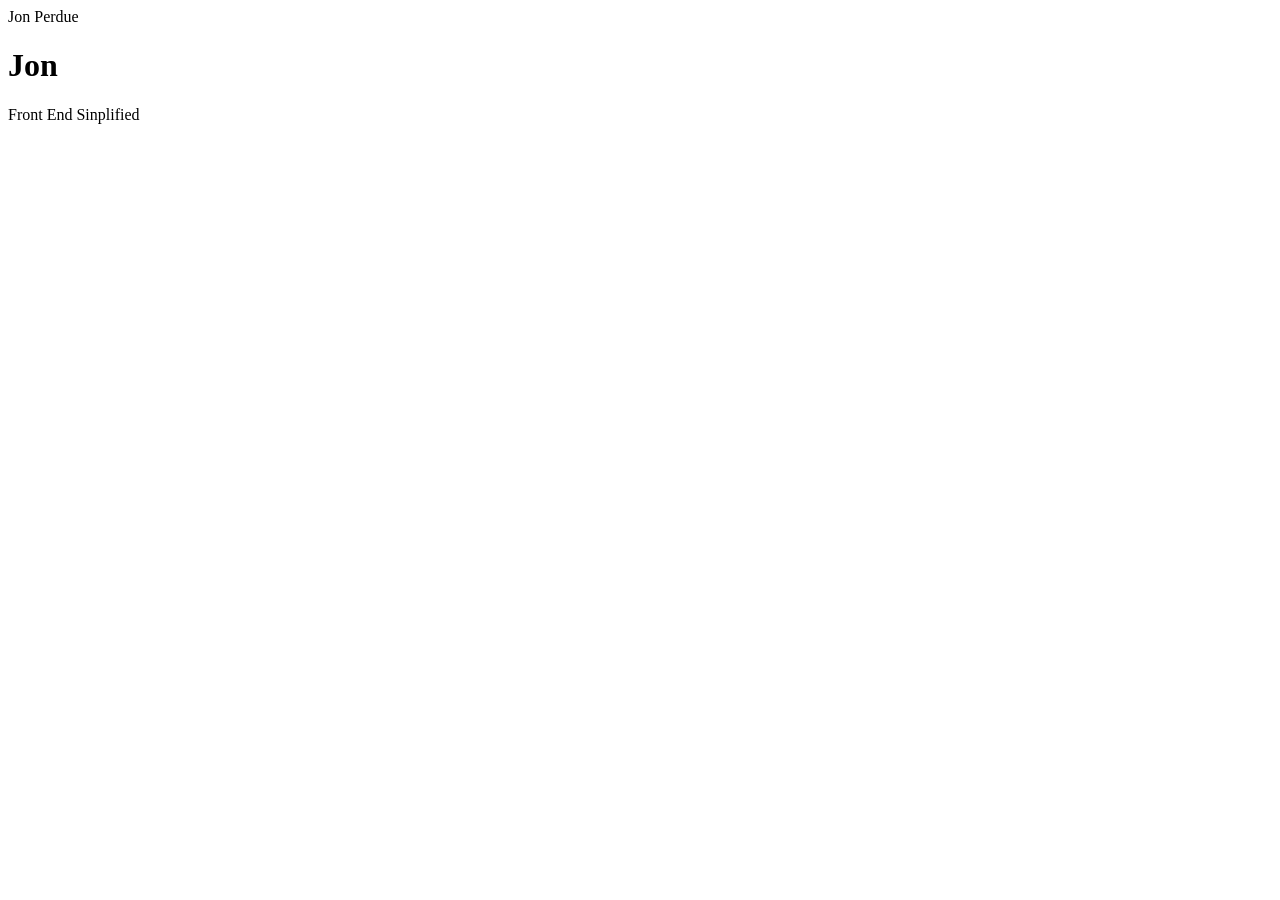
<file: FES PROJECT/index.html>
<!DOCTYPE html>
<html lang="en">
<head>
    <meta charset="UTF-8">
    <meta name="viewport" content="width=device-width, initial-scale=1.0">
    <title>Jon Perdue</title>
</head>
<body>
    Jon Perdue
</body>
<h1>Jon</h1>
<p>Front End Sinplified</p>
</html>
</file>
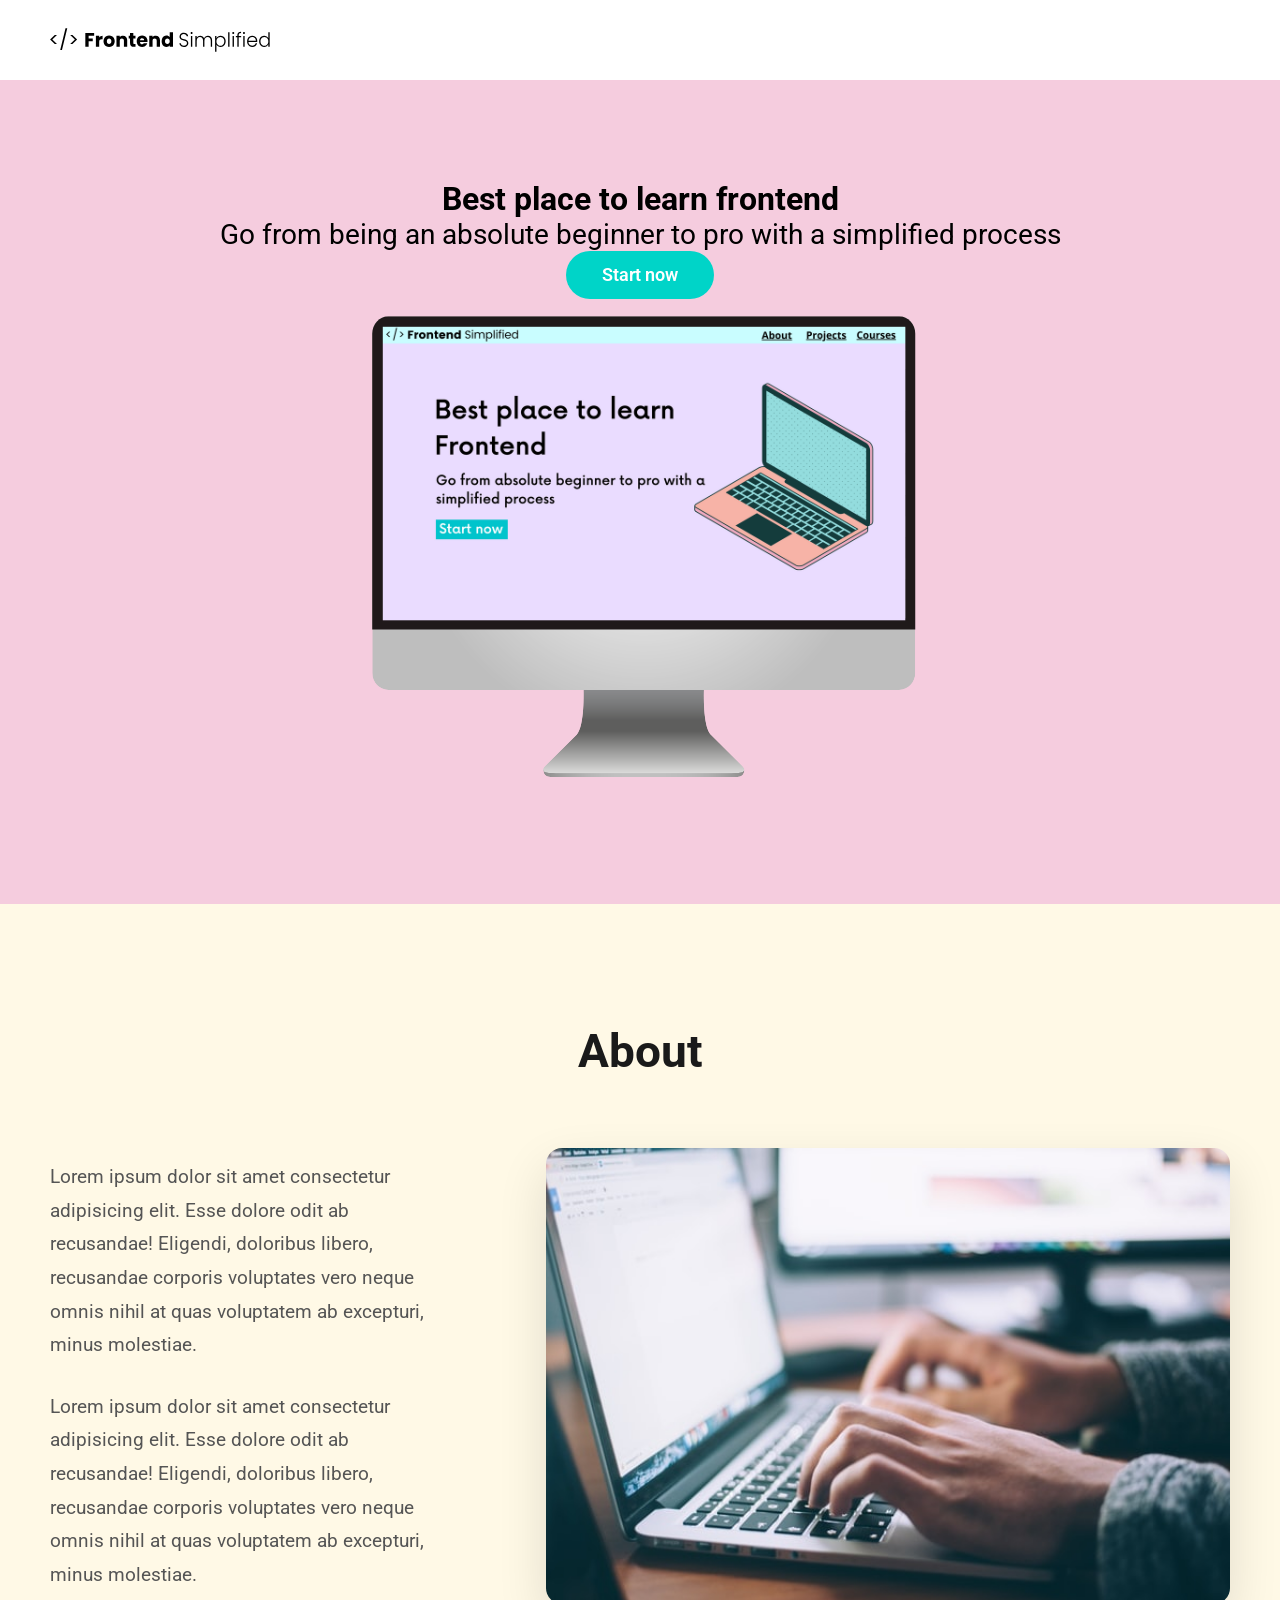
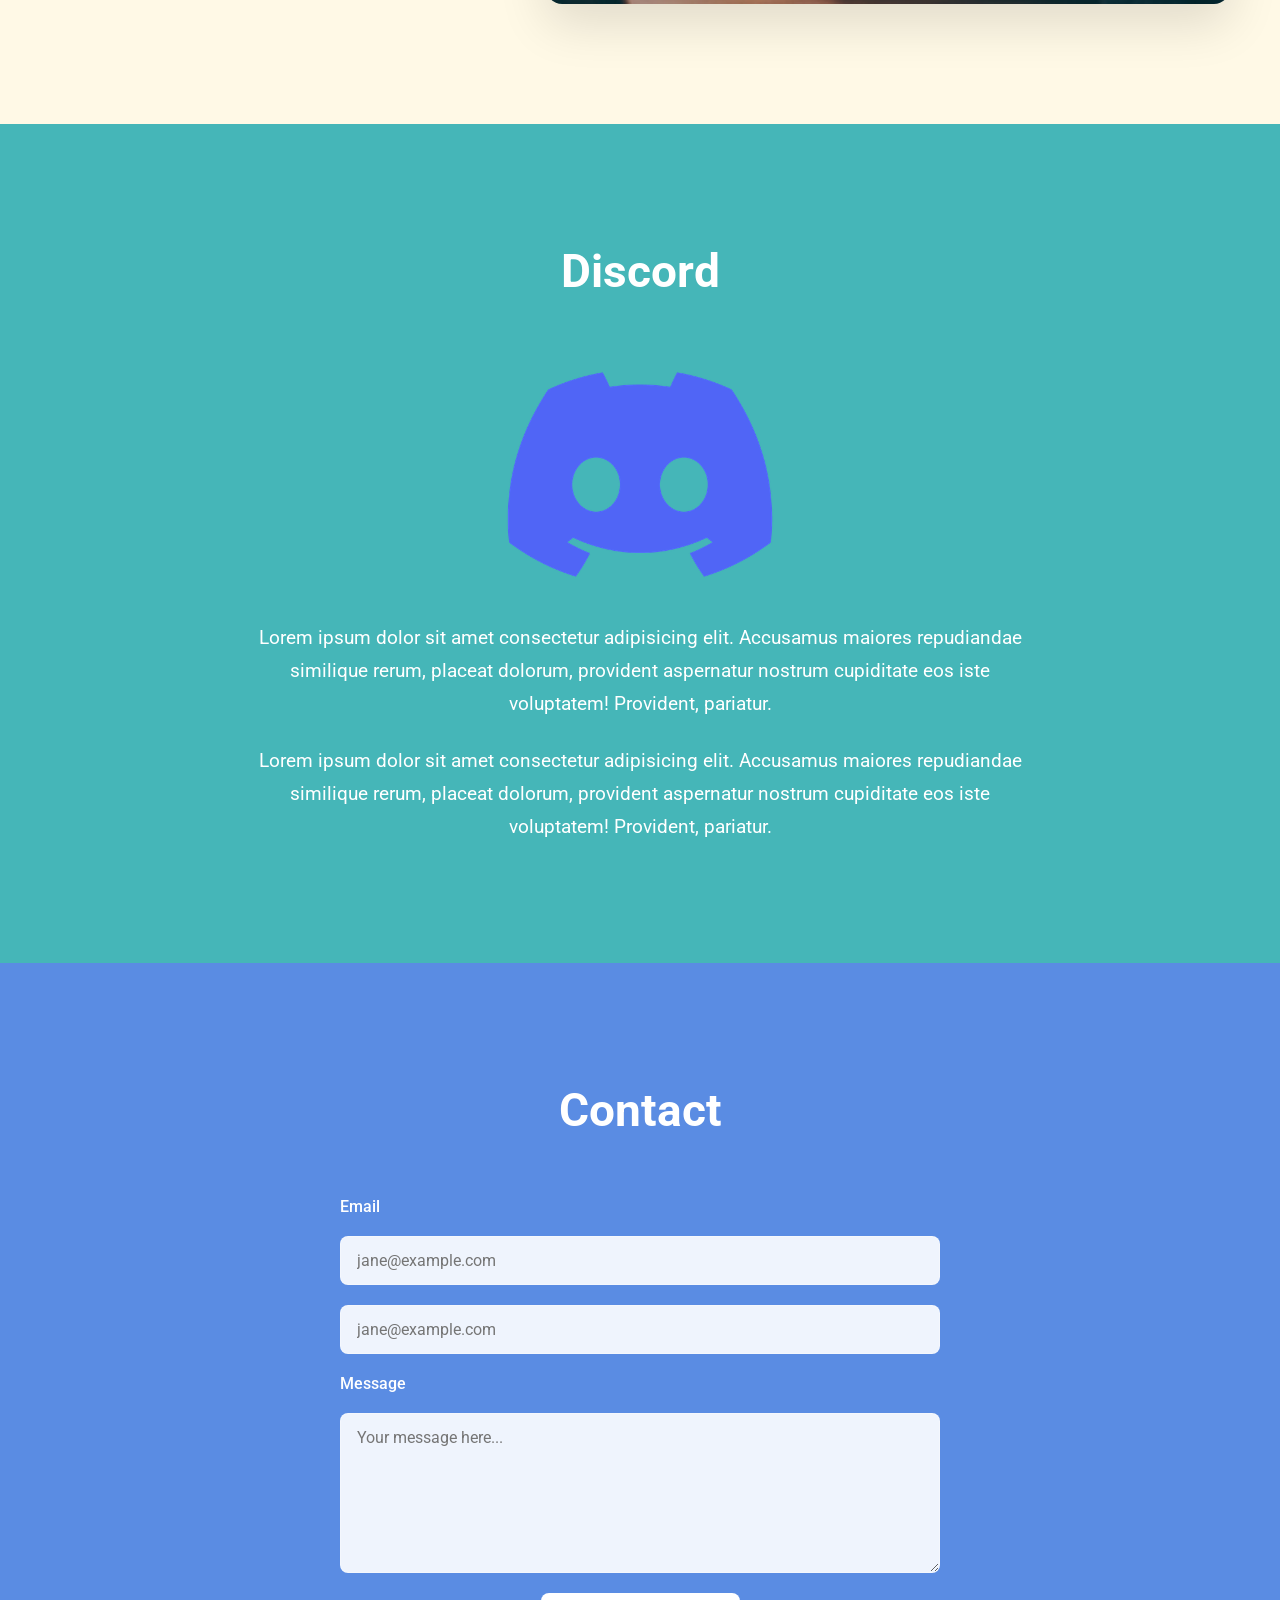
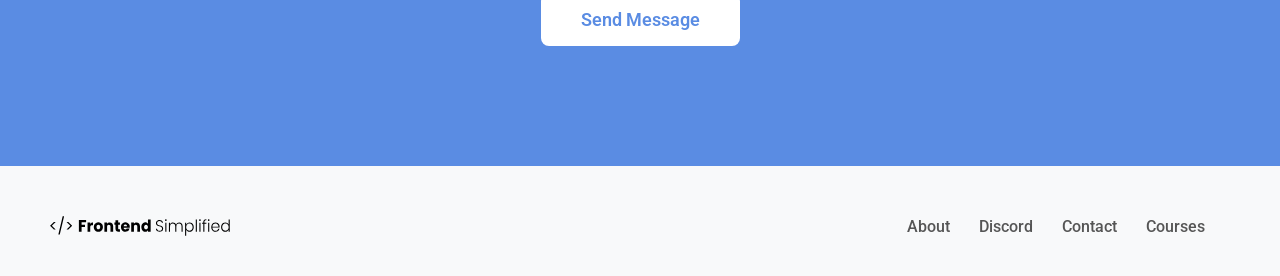
<file: FES PROJECT/HTMLesson/index.html>
<!DOCTYPE html>
<html lang="en">
<head>
    <meta charset="UTF-8">
    <meta name="viewport" content="width=device-width, initial-scale=1.0">
    <title>Frontend Simplified</title>
    <link rel="stylesheet" href="style.css">
</head>
<body>
    
    <!-- NAV -->
    <nav>
        <img src="./asset/FES.svg" class="logo" alt="Frontend Simplified Logo">
        <ul>
            <li><a href="#About">About</a></li>
            <li><a href="#Discord">Discord</a></li>
            <li><a href="#Contact">Contact</a></li>
        </ul>
    </nav>

    <!-- HERO SECTION -->
    <header>
    <div class="hero-content">
       <div class="home__description">
        <h1>Best place to learn frontend</h1>
        <p class="subheader">Go from being an absolute beginner to pro with a simplified process</p>
        
        <button class="start-btn">Start now</button>

        <div class="monitor-wrapper">
            <img src="./asset/laptop.png" alt="Frontend Simplified" class="monitor-img">
        </div>
    </div>
</header>

    <!-- MAIN CONTENT -->
    <main>
        
        <!-- ABOUT SECTION -->
        <section id="About">
            <h2>About</h2>
            <div class="about-container">
                <div class="about-text">
                    <p>Lorem ipsum dolor sit amet consectetur adipisicing elit. Esse dolore odit ab recusandae! Eligendi, doloribus libero, recusandae corporis voluptates vero neque omnis nihil at quas voluptatem ab excepturi, minus molestiae.</p>
                    <p>Lorem ipsum dolor sit amet consectetur adipisicing elit. Esse dolore odit ab recusandae! Eligendi, doloribus libero, recusandae corporis voluptates vero neque omnis nihil at quas voluptatem ab excepturi, minus molestiae.</p>
                </div>
                <div class="about-image">
                    <img src="./asset/about.jpg" alt="About Frontend Simplified">
                </div>
            </div>
        </section>

<!-- DISCORD SECTION -->
<section id="Discord">
    <h2>Discord</h2>
    
    <div class="discord-container">
        <!-- Left: Discord Logo -->
        <div class="discord-image">
            <img src="./asset/discord.png" alt="Discord Community">
        </div>

        <!-- Right: Text -->
        <div class="discord-text">
            <p>Lorem ipsum dolor sit amet consectetur adipisicing elit. Accusamus maiores repudiandae similique rerum, placeat dolorum, provident aspernatur nostrum cupiditate eos iste voluptatem! Provident, pariatur.</p>
            <p>Lorem ipsum dolor sit amet consectetur adipisicing elit. Accusamus maiores repudiandae similique rerum, placeat dolorum, provident aspernatur nostrum cupiditate eos iste voluptatem! Provident, pariatur.</p>
        </div>
    </div>
</section>

        <!-- CONTACT SECTION -->
        <section id="Contact">
            <h2>Contact</h2>
            <form action="">
                <label for="email">Email</label>
                <input type="email" id="email" placeholder="jane@example.com">
                <input type="password" placeholder="jane@example.com">
                <label for="message">Message</label>
                <textarea id="message" placeholder="Your message here..."></textarea>
                
                <button type="submit">Send Message</button>
            </form>
        </section>

    </main>

    <!-- FOOTER -->
    <footer>
        <img src="./asset/FES.svg" alt="Footer Logo" class="logo">
        <div>
            <a href="#About">About</a>
            <a href="#Discord">Discord</a>
            <a href="#Contact">Contact</a>
            <a href="#Courses">Courses</a>
        </div>
    </footer>

</body>
</html>
</file>
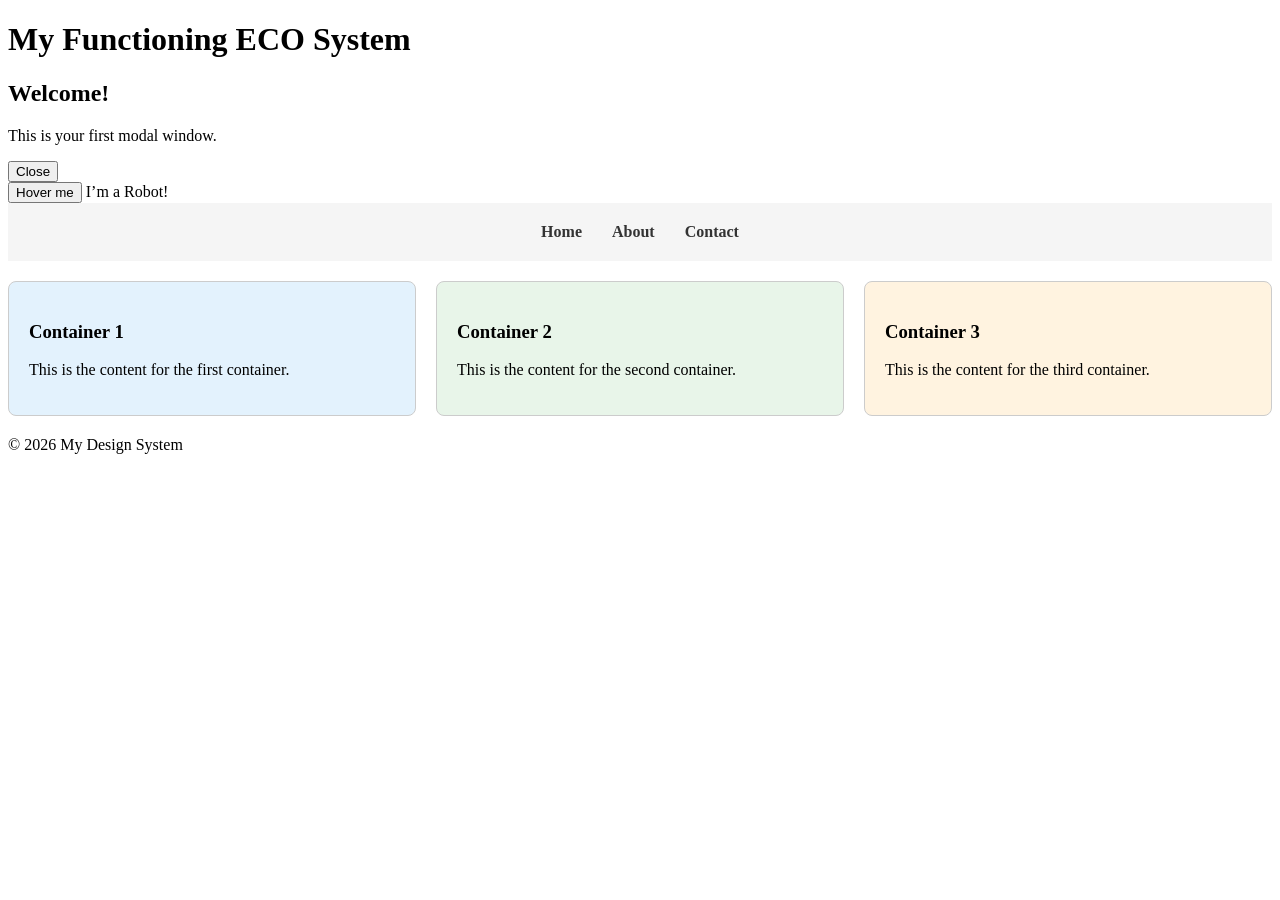
<file: UIComponents.html>
<!DOCTYPE html>
<html lang="en">
<head>
    <meta charset="UTF-8">
    <meta name="viewport" content="width=device-width, initial-scale=1.0">
    <title>Mini Design System</title>
    <link rel="stylesheet" href="UI.css"> <!-- Link to your CSS file -->
</head>
<body>
    <header class="header">
        <h1 class="header__title">My Functioning ECO System</h1>
    </header>

    <main class="main-content">
    <div class="modal">
        <h2>Welcome!</h2>
        <p>This is your first modal window.</p>
        <button>Close</button>
    </div>   
    <div class="tooltip-container">
        <button>Hover me</button>
        <span class="tooltip">I’m a Robot!</span>
    </div>
    <nav class="menu">
        <a href="#">Home</a>
        <a href="#">About</a>
        <a href="#">Contact</a>
    </nav>
    
    <!-- New parent div for containers -->
    <div class="container-wrapper">
        <div class="container container--1">
            <h3>Container 1</h3>
            <p>This is the content for the first container.</p>
        </div>
        <div class="container container--2">
            <h3>Container 2</h3>
            <p>This is the content for the second container.</p>
        </div>
        <div class="container container--3">
            <h3>Container 3</h3>
            <p>This is the content for the third container.</p>
        </div>
    </div>
</main>


    <footer class="footer">
        <p class="footer__text">© 2026 My Design System</p>
    </footer>
</file>
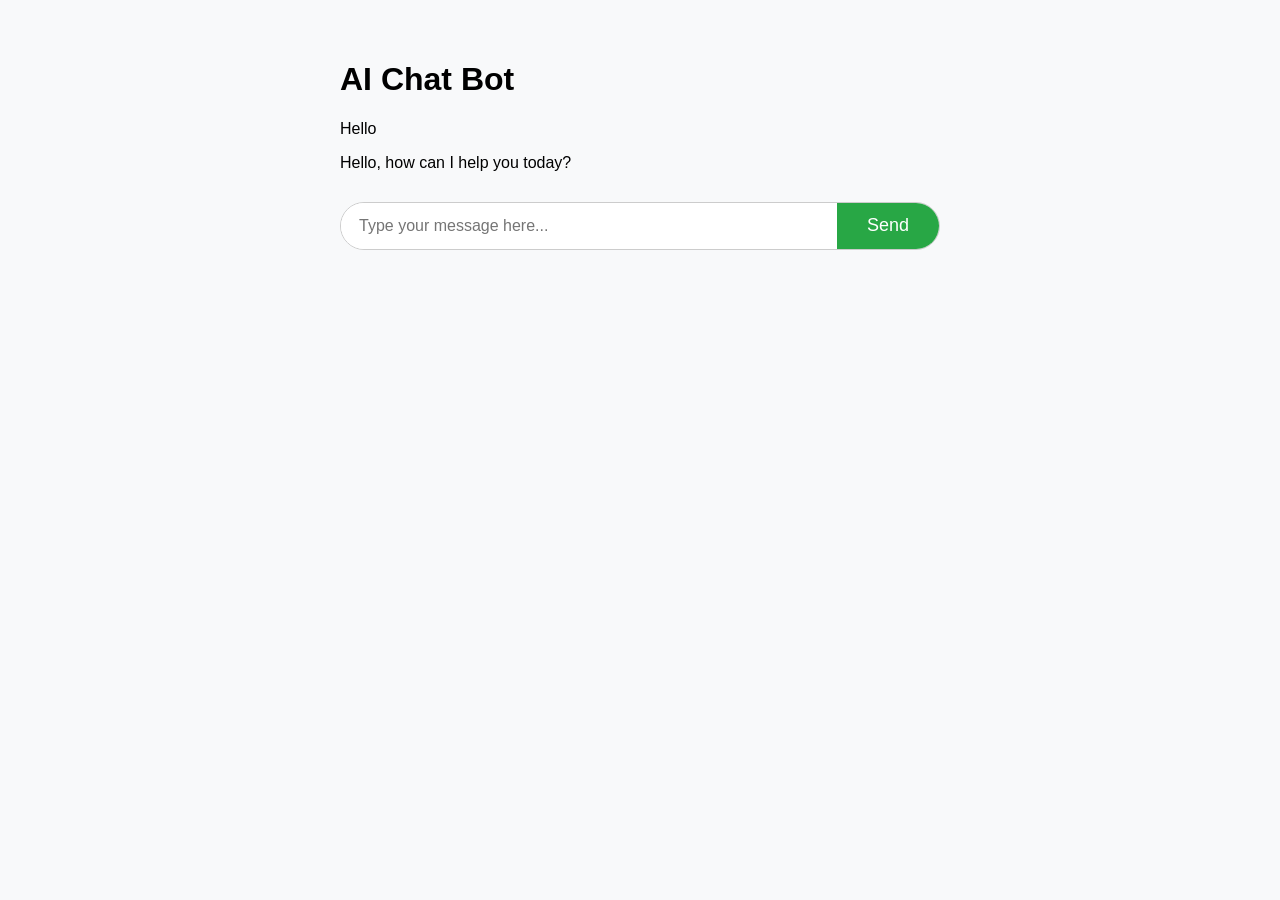
<file: FES PROJECT/AI.html>
<!DOCTYPE html>
<html lang="en">
<head>
    <meta charset="UTF-8">
    <title>AI Chat Bot</title>
</head>
<body style="font-family: Arial, sans-serif; max-width: 600px; margin: 20px auto; padding: 20px; background: #f8f9fa;">

    <h1>AI Chat Bot</h1>
    
    <p>Hello</p>
    <p>Hello, how can I help you today?</p>

    <div style="display: flex; border: 1px solid #ccc; border-radius: 30px; overflow: hidden; background: white; margin-top: 30px;">
        <input type="text" placeholder="Type your message here..." style="flex: 1; border: none; outline: none; padding: 14px 18px; font-size: 16px;">
        <button style="background-color: #28a745; color: white; border: none; padding: 0 30px; font-size: 18px; cursor: pointer;">Send</button>
    </div>

</body>
</html>
<script>
alert('Frontend Simplified is Awesome');
Document.body.innerHTML='hello';
</script>
</file>
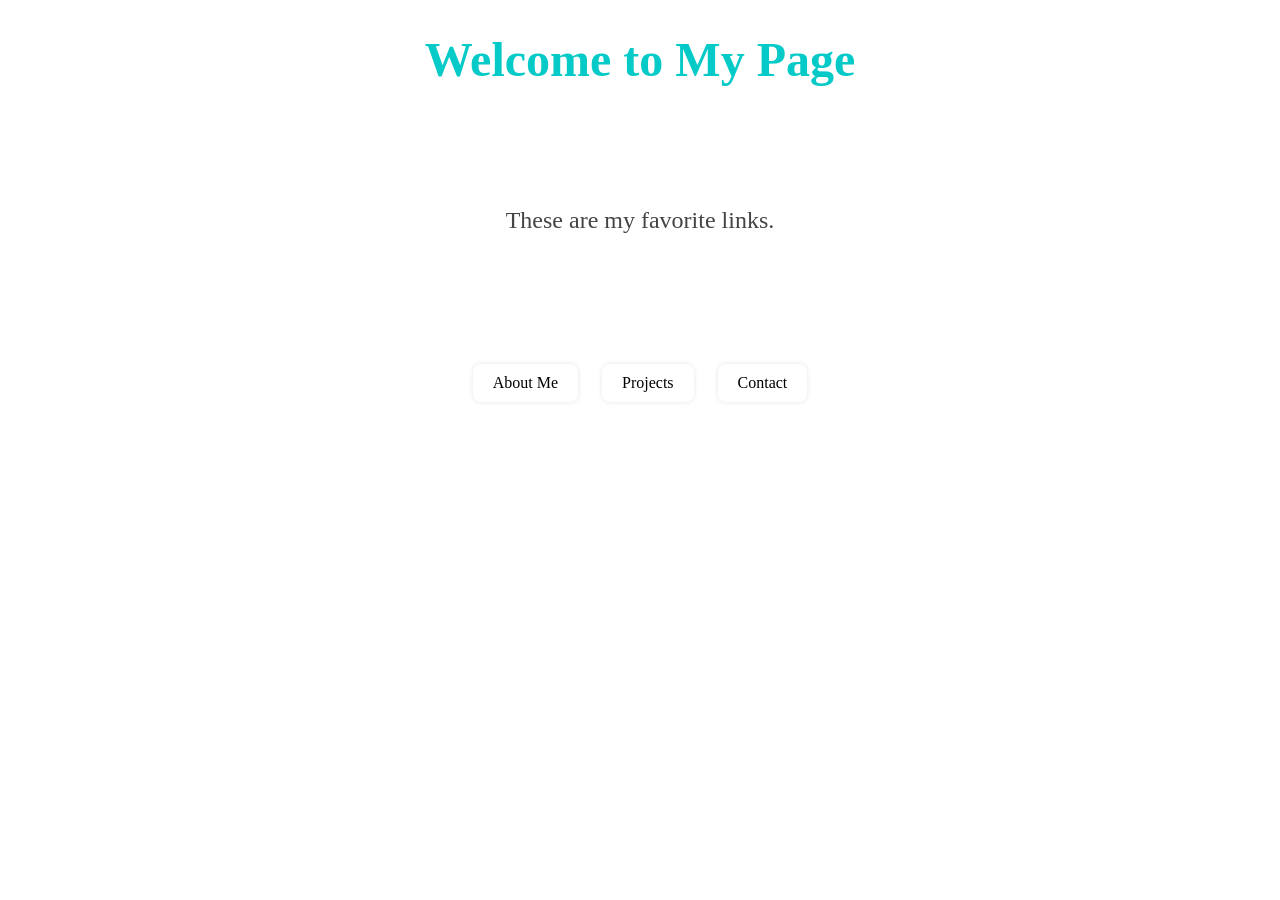
<file: FES PROJECT/MyPage.html>
<!DOCTYPE html>
<html lang="en">
  <head>
    <head>
  <meta charset="UTF-8" />
  <title>My Page</title>
  <link rel="stylesheet" href="style.css" />
</head>

  </head>
  <body>
    <h1>Welcome to My Page</h1>

    <p>These are my favorite links.</p>
    <ul>
      <li>About Me</li>
      <li>Projects</li>
      <li>Contact</li>
    </ul>
  </body>
</html>
</file>
<file: FES PROJECT/HTMLesson/style.css>
@import url('https://fonts.googleapis.com/css2?family=Roboto:ital,wght@0,100..900;1,100..900&display=swap');

* {
    margin: 0;
    padding: 0;
    box-sizing: border-box;
    font-family: "Roboto", sans-serif;
}

/* ==================== NAV ==================== */
nav {
    height: 80px;
    display: flex;
    align-items: center;
    justify-content: space-between;
    padding: 0 50px;
    background-color: white;
    box-shadow: 0 2px 10px rgba(0, 0, 0, 0.1);
}

.logo {
    width: 220px;
    height: auto;
}

ul {
    display: flex;
    list-style: none;
    gap: 40px;
}

ul li a {
    text-decoration: none;
    color: #222;
    font-size: 1.1rem;
    font-weight: 500;
}

ul li a:hover {
    color: #0066ff;
}

/* ==================== HERO SECTION - CENTERED ==================== */
header {
    background-color: #f5ccde;
    padding: 100px 20px 80px;
    display: flex;
    align-items: center;
    justify-content: center;
    min-height: 680px;
    text-align: center;
}

.hero-container {
    display: flex;
    flex-direction: column;
    align-items: center;
    gap: 40px;
    max-width: 900px;
    width: 100%;
}

.hero-text {
    text-align: center;
}

.hero-text h1 {
    font-size: 3.8rem;
    line-height: 1.1;
    margin-bottom: 20px;
    color: #1a1a1a;
}

.hero-text .subheader {
    font-size: 1.45rem;
    line-height: 1.5;
    margin-bottom: 40px;
    color: #333;
}

button {
    padding: 14px 36px;
    font-size: 1.1rem;
    background-color: #00d4c8;
    color: white;
    border: none;
    border-radius: 50px;
    cursor: pointer;
    font-weight: 600;
    margin: 0 auto;
    display: block;
}

button:hover {
    background-color: #00b8ae;
}

.hero-image {
    max-width: 820px;
    margin: 0 auto;
}

.hero-image img {
    width: 100%;
    height: auto;
    display: block;
    border-radius: 12px;
    box-shadow: 0 30px 60px rgba(0, 0, 0, 0.2);
}

/* ==================== ABOUT SECTION ==================== */
#About {
    padding: 120px 50px;
    background-color: #fff9e6;
}

#About h2 {
    font-size: 2.9rem;
    font-weight: 700;
    margin-bottom: 70px;
    color: #1a1a1a;
    text-align: center;
}

.about-container {
    display: flex;
    align-items: center;
    gap: 90px;
    max-width: 1240px;
    margin: 0 auto;
}

.about-text {
    flex: 1;
    max-width: 520px;
}

.about-text p {
    font-size: 1.18rem;
    line-height: 1.78;
    color: #555;
    margin-bottom: 28px;
}

.about-text p:last-child {
    margin-bottom: 0;
}

.about-image {
    flex: 0 0 58%;
    max-width: 58%;
    border-radius: 16px;
    overflow: hidden;
    box-shadow: 0 20px 50px rgba(0, 0, 0, 0.12);
}

.about-image:hover {
    transform: translateY(-8px);
    transition: transform 0.4s ease;
}

.about-image img {
    width: 100%;
    height: auto;
    display: block;
}

/* ==================== DISCORD SECTION ==================== */
#Discord {
    padding: 120px 50px;
    background-color: #45b6b8;
}

#Discord h2 {
    font-size: 2.9rem;
    font-weight: 700;
    margin-bottom: 70px;
    color: #ffffff;
    text-align: center;
}

.discord-container {
    max-width: 800px;
    margin: 0 auto;
    text-align: center;
}

.discord-image {
    margin-bottom: 40px;
}

.discord-image img {
    width: 100%;
    max-width: 380px;
    height: auto;
    display: block;
    margin: 0 auto;
}

.discord-text {
    color: #ffffff;
}

.discord-text p {
    font-size: 1.18rem;
    line-height: 1.75;
    margin-bottom: 24px;
}

.discord-text p:last-child {
    margin-bottom: 0;
}

/* ==================== CONTACT & FOOTER ==================== */
#Contact {
    padding: 120px 50px;
    background-color: #5a8ce3;
}

#Contact h2 {
    font-size: 2.9rem;
    font-weight: 700;
    margin-bottom: 60px;
    color: #ffffff;
    text-align: center;
    padding: 0 24px;
}

form {
    max-width: 600px;
    margin: 0 auto;
    display: flex;
    flex-direction: column;
    gap: 20px;
}

label {
    font-weight: 500;
    color: #ffffff;
}

input, textarea {
    padding: 14px 16px;
    border: 1px solid rgba(255,255,255,0.3);
    border-radius: 8px;
    font-size: 1rem;
    background-color: rgba(255,255,255,0.9);
    color: #333;
}

textarea {
    min-height: 160px;
    resize: vertical;
}

form button {
    padding: 16px 40px;
    font-size: 1.15rem;
    background-color: #ffffff;
    color: #5a8ce3;
    border: none;
    border-radius: 8px;
    cursor: pointer;
    font-weight: 600;
    align-self: flex-start;
    transition: all 0.3s ease;
}

form button:hover {
    background-color: #f0f0f0;
    transform: translateY(-2px);
}

footer {
    padding: 50px 50px 40px;
    background-color: #f8f9fa;
    display: flex;
    justify-content: space-between;
    align-items: center;
}

footer .logo {
    width: 180px;
}

footer a {
    text-decoration: none;
    color: #555;
    margin-right: 25px;
    font-weight: 500;
}

footer a:hover {
    color: #0066ff;
}

/* ==================== MOBILE (728px) SMALL PHONES, TABLETS, LARGE SMARTPHONES==================== */
@media (max-width: 728px) {
    .row 
    flex-direction: 24px;
    display: flex;
    flex-direction: column;
}

h1 {
    text-align: center;
    font: size 60px;
}

.home__description {
    margin-bottom:24px;
    

}

.subheader {
    text-align: center;
    font-size: 28px;

}
ul {
    display: none;

    .section__description {
        flex-direction: column;
    }

    .section__description--wrapper {
        width: 100%;
    }

    .about-image--wrapper {
        width: 100%;
    }

    

    }
}
</file>
<file: UI.css>
.menu {
  display: flex;
  justify-content: center;
  gap: 30px;
  background: #f5f5f5;
  padding: 20px;
}

.menu a {
  position: relative;
  text-decoration: none;
  color: #333;
  font-weight: 600;
}

.menu a::after {
  content: "";
  position: absolute;
  left: 0;
  bottom: -5px;
  width: 0%;
  height: 2px;
  background: #333;
  transition: width 0.3s ease;
}

.menu a:hover::after {
  width: 100%;
}
.box {
    /* Other styles for your box */
    background-color: #f0f0f0; /* Example background color */
    padding: 20px; /* Example padding */
    border: 1px solid #ccc; /* Example border */
}

.box:hover {
    cursor: pointer; /* Change cursor to pointer on hover */
}
.container-wrapper {
  display: flex;              /* This turns the parent into a flex container → children go horizontal by default */
  flex-direction: row;        /* Explicitly horizontal (this is the default, but good to include) */
  gap: 20px;                  /* Adds nice spacing between the boxes – change to whatever you like */
  justify-content: space-between;  /* Spreads them out evenly; alternatives: center, space-around, flex-start */
  flex-wrap: wrap;            /* Optional but recommended: on small screens (mobile), they stack automatically */
  margin: 20px 0;             /* Optional: breathing room top/bottom */
}

.container {
  flex: 1;                    /* Each box grows to fill available space equally */
  min-width: 250px;           /* Prevents them from becoming too narrow on smaller screens */
  padding: 20px;              /* Inner spacing – adjust as needed */
  border: 1px solid #ccc;     /* Helps you see the boxes clearly */
  background-color: #f9f9f9;  /* Light background so they stand out */
  border-radius: 8px;         /* Rounded corners – optional */
}

/* Optional: give each a different look like in many design systems */
.container--1 { background-color: #e3f2fd; }  /* light blue */
.container--2 { background-color: #e8f5e9; }  /* light green */
.container--3 { background-color: #fff3e0; }  /* light orange */
</file>
<file: FES PROJECT/style.css>
h1 {
  color: rgb(5, 202, 199);
  font-size: 48px;
  text-align: center;
  margin-bottom: 120px;
}

p {
  font-size: 24px;
  color: #444;
  text-align: center;
  margin-bottom: 120px;
}

ul {
  list-style: none;
  padding: 0;
  text-align: center;
}

li {
  display: inline-block;
  margin: 10px;
  padding: 10px 20px;
  background-color: white;
  border-radius: 8px;
  box-shadow: 0 0 5px rgba(0,0,0,0.1);
</file>
